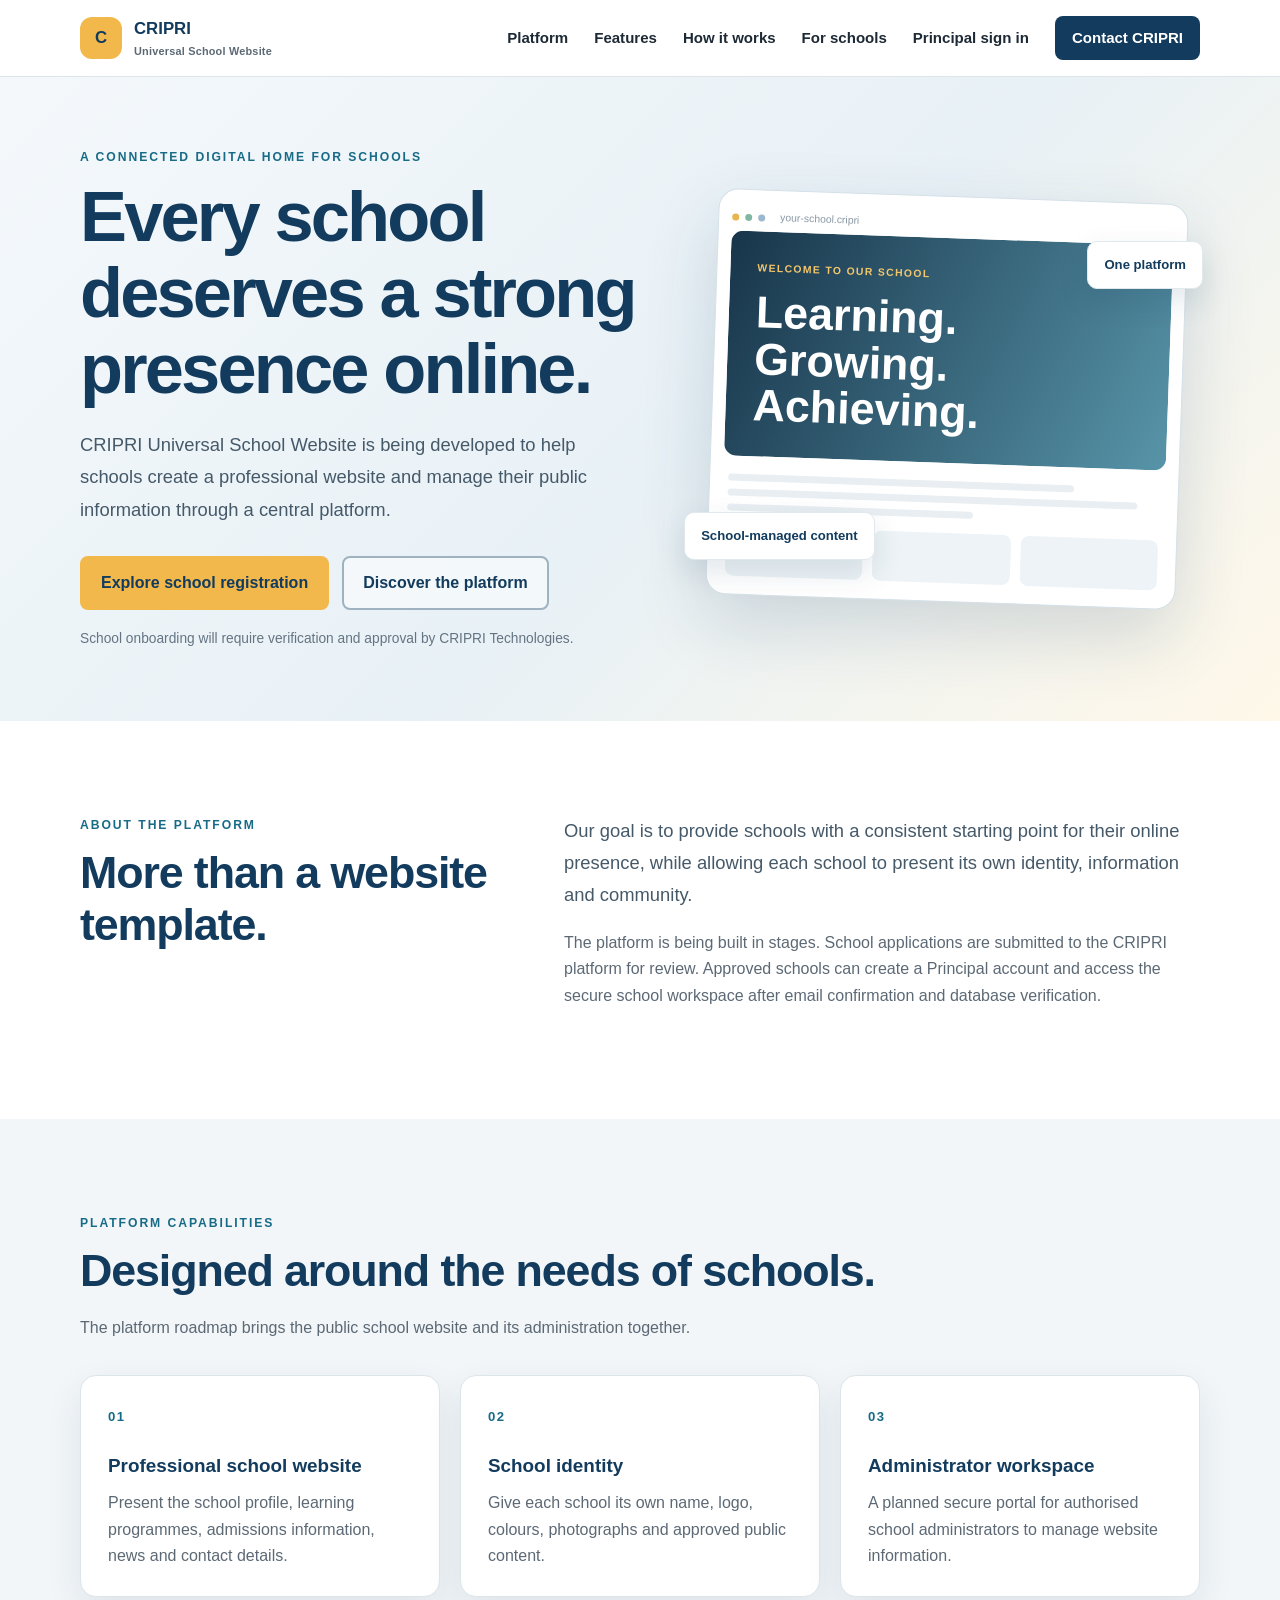
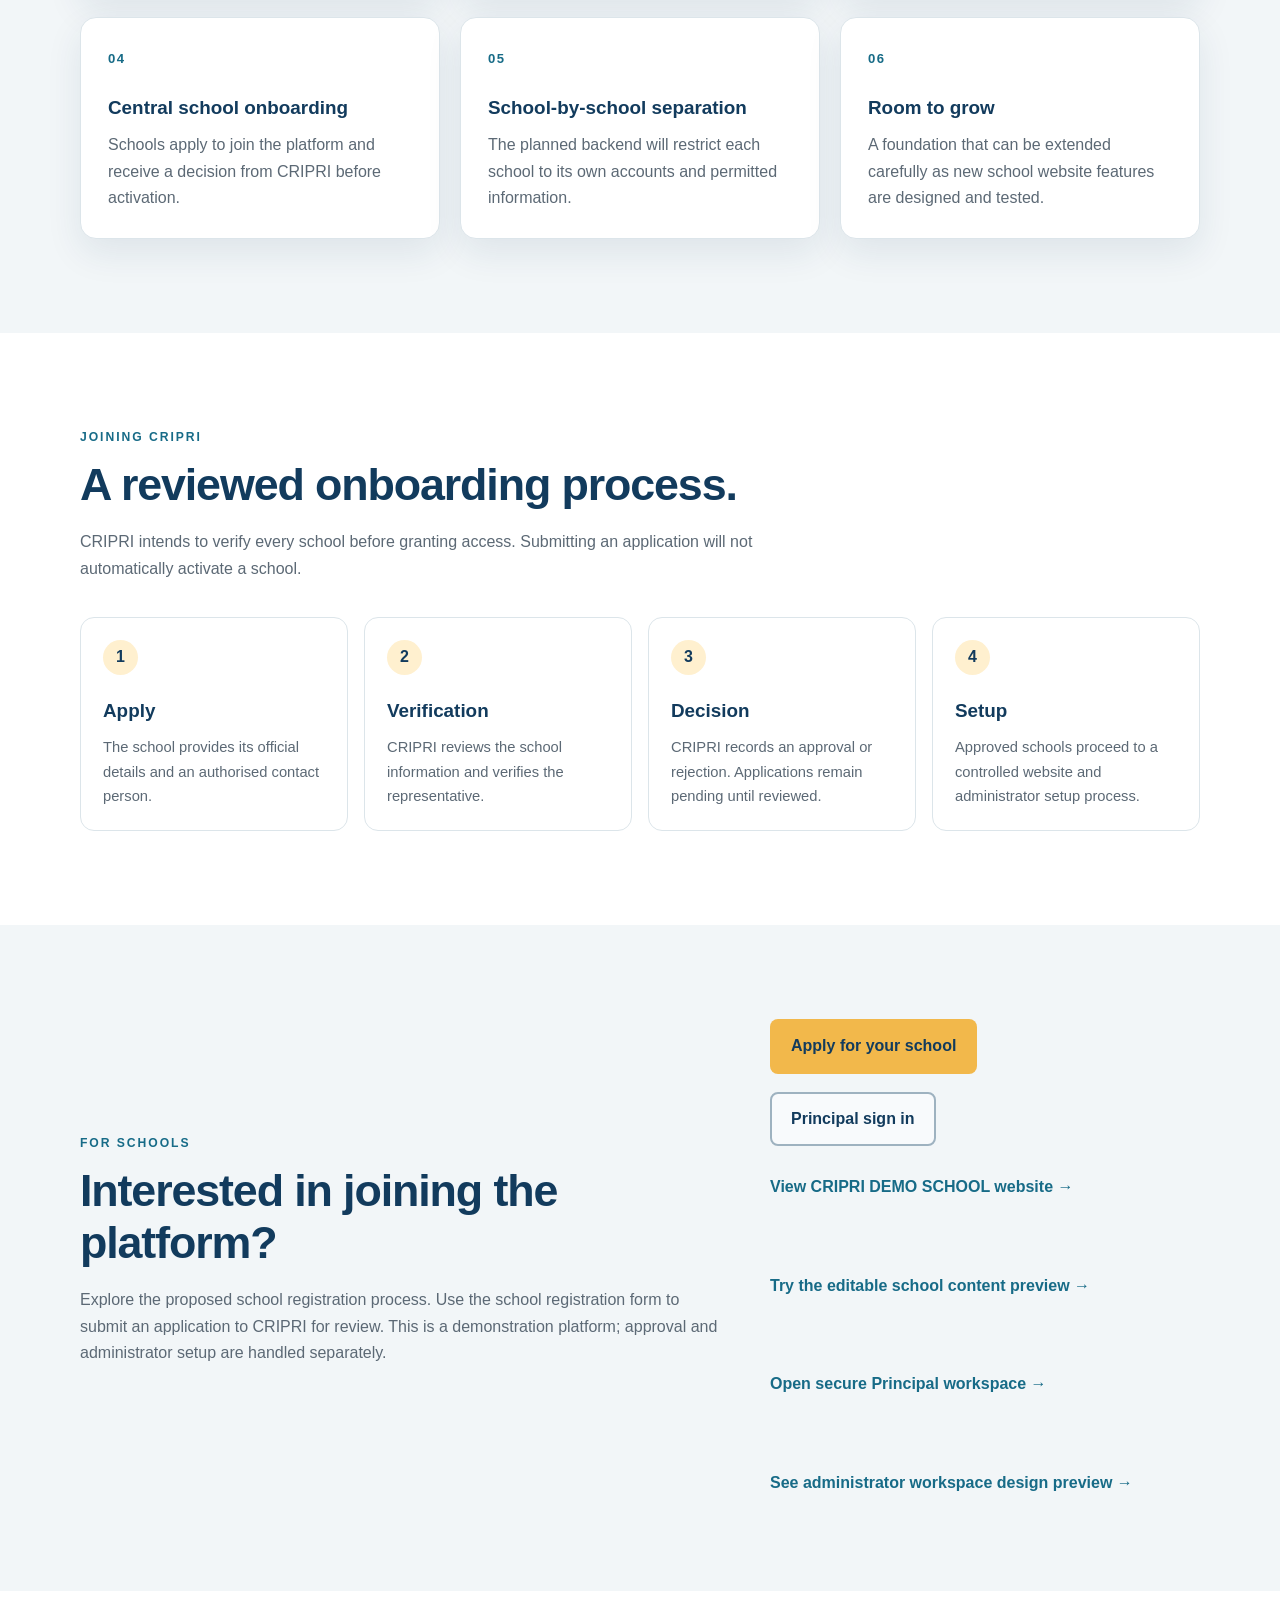
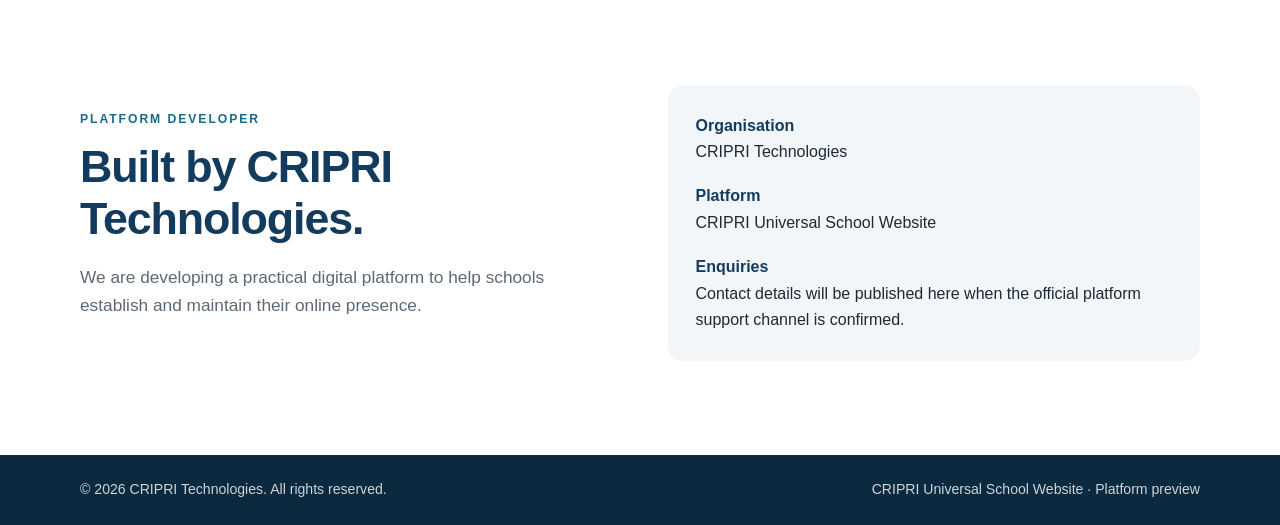
<file: index.html>
<!doctype html>
<html lang="en">
<head>
  <meta charset="utf-8">
  <meta name="viewport" content="width=device-width, initial-scale=1">
  <meta name="description" content="CRIPRI Universal School Website helps schools establish a professional online presence and manage their website through one platform.">
  <meta name="theme-color" content="#123b5d">
  <title>CRIPRI Universal School Website | CRIPRI Technologies</title>
  <link rel="stylesheet" href="style.css">
</head>
<body class="platform-site">
  <a class="skip-link" href="#main">Skip to content</a>
  <header class="site-header">
    <div class="container header-inner">
      <a class="brand" href="#home" aria-label="CRIPRI Universal School Website home">
        <span class="brand-mark">C</span>
        <span>CRIPRI <small class="brand-subtitle">Universal School Website</small></span>
      </a>
      <button class="menu-toggle" type="button" aria-expanded="false" aria-controls="site-nav">Menu</button>
      <nav id="site-nav" class="site-nav" aria-label="Main navigation">
        <a href="#platform">Platform</a><a href="#features">Features</a><a href="#process">How it works</a><a href="#schools">For schools</a><a href="principal-access.html">Principal sign in</a><a class="nav-contact" href="#contact">Contact CRIPRI</a>
      </nav>
    </div>
  </header>

  <main id="main">
    <section class="platform-hero" id="home">
      <div class="container platform-hero-grid">
        <div class="platform-hero-copy">
          <p class="eyebrow">A connected digital home for schools</p>
          <h1>Every school deserves a strong presence online.</h1>
          <p class="platform-lead">CRIPRI Universal School Website is being developed to help schools create a professional website and manage their public information through a central platform.</p>
          <div class="hero-actions">
            <a class="button button-primary" href="school-registration-preview.html">Explore school registration</a>
            <a class="button button-outline-dark" href="#platform">Discover the platform</a>
          </div>
          <p class="platform-note">School onboarding will require verification and approval by CRIPRI Technologies.</p>
        </div>
        <div class="platform-hero-art" aria-label="Illustration of a school website displayed on digital devices">
          <div class="device-window">
            <div class="device-bar"><i></i><i></i><i></i><span>your-school.cripri</span></div>
            <div class="device-banner"><span>WELCOME TO OUR SCHOOL</span><strong>Learning.<br>Growing.<br>Achieving.</strong></div>
            <div class="device-lines"><i></i><i></i><i></i></div>
            <div class="device-cards"><i></i><i></i><i></i></div>
          </div>
          <div class="floating-tag tag-one">One platform</div>
          <div class="floating-tag tag-two">School-managed content</div>
        </div>
      </div>
    </section>

    <section class="section platform-intro" id="platform">
      <div class="container platform-intro-grid">
        <div><p class="eyebrow">About the platform</p><h2>More than a website template.</h2></div>
        <div><p class="platform-lead">Our goal is to provide schools with a consistent starting point for their online presence, while allowing each school to present its own identity, information and community.</p><p class="muted-copy">The platform is being built in stages. School applications are submitted to the CRIPRI platform for review. Approved schools can create a Principal account and access the secure school workspace after email confirmation and database verification.</p></div>
      </div>
    </section>

    <section class="section section-tint" id="features">
      <div class="container">
        <p class="eyebrow">Platform capabilities</p><h2>Designed around the needs of schools.</h2>
        <p class="section-intro">The platform roadmap brings the public school website and its administration together.</p>
        <div class="feature-grid platform-feature-grid">
          <article class="feature-card"><span class="feature-number">01</span><h3>Professional school website</h3><p>Present the school profile, learning programmes, admissions information, news and contact details.</p></article>
          <article class="feature-card"><span class="feature-number">02</span><h3>School identity</h3><p>Give each school its own name, logo, colours, photographs and approved public content.</p></article>
          <article class="feature-card"><span class="feature-number">03</span><h3>Administrator workspace</h3><p>A planned secure portal for authorised school administrators to manage website information.</p></article>
          <article class="feature-card"><span class="feature-number">04</span><h3>Central school onboarding</h3><p>Schools apply to join the platform and receive a decision from CRIPRI before activation.</p></article>
          <article class="feature-card"><span class="feature-number">05</span><h3>School-by-school separation</h3><p>The planned backend will restrict each school to its own accounts and permitted information.</p></article>
          <article class="feature-card"><span class="feature-number">06</span><h3>Room to grow</h3><p>A foundation that can be extended carefully as new school website features are designed and tested.</p></article>
        </div>
      </div>
    </section>

    <section class="section" id="process">
      <div class="container">
        <p class="eyebrow">Joining CRIPRI</p><h2>A reviewed onboarding process.</h2>
        <p class="section-intro">CRIPRI intends to verify every school before granting access. Submitting an application will not automatically activate a school.</p>
        <div class="process-grid">
          <article class="process-step"><span>1</span><h3>Apply</h3><p>The school provides its official details and an authorised contact person.</p></article>
          <article class="process-step"><span>2</span><h3>Verification</h3><p>CRIPRI reviews the school information and verifies the representative.</p></article>
          <article class="process-step"><span>3</span><h3>Decision</h3><p>CRIPRI records an approval or rejection. Applications remain pending until reviewed.</p></article>
          <article class="process-step"><span>4</span><h3>Setup</h3><p>Approved schools proceed to a controlled website and administrator setup process.</p></article>
        </div>
      </div>
    </section>

    <section class="section section-tint" id="schools">
      <div class="container school-callout">
        <div><p class="eyebrow">For schools</p><h2>Interested in joining the platform?</h2><p>Explore the proposed school registration process. Use the school registration form to submit an application to CRIPRI for review. This is a demonstration platform; approval and administrator setup are handled separately.</p></div>
        <div class="callout-actions"><a class="button button-primary" href="school-registration-preview.html">Apply for your school</a><a class="button button-outline-dark" href="principal-access.html">Principal sign in</a><a class="text-link" href="school-replica-demo.html">View CRIPRI DEMO SCHOOL website →</a><br><a class="text-link" href="school-content-manager-preview.html">Try the editable school content preview →</a><br><a class="text-link" href="principal-access.html">Open secure Principal workspace →</a><br><a class="text-link" href="portal-preview.html">See administrator workspace design preview →</a></div>
      </div>
    </section>

    <section class="section contact-section" id="contact">
      <div class="container contact-grid">
        <div><p class="eyebrow">Platform developer</p><h2>Built by CRIPRI Technologies.</h2><p>We are developing a practical digital platform to help schools establish and maintain their online presence.</p></div>
        <div class="contact-details"><p><strong>Organisation</strong><br>CRIPRI Technologies</p><p><strong>Platform</strong><br>CRIPRI Universal School Website</p><p><strong>Enquiries</strong><br>Contact details will be published here when the official platform support channel is confirmed.</p></div>
      </div>
    </section>
  </main>
  <footer class="site-footer"><div class="container footer-inner"><p>© <span id="current-year"></span> CRIPRI Technologies. All rights reserved.</p><p>CRIPRI Universal School Website · Platform preview</p></div></footer>
  <script>
    const year = document.getElementById("current-year");
    if (year) year.textContent = new Date().getFullYear();
    const menuButton = document.querySelector(".menu-toggle");
    const navigation = document.querySelector("#site-nav");
    if (menuButton && navigation) {
      menuButton.addEventListener("click", () => {
        const isOpen = navigation.classList.toggle("is-open");
        menuButton.setAttribute("aria-expanded", String(isOpen));
      });
      navigation.querySelectorAll("a").forEach((link) => link.addEventListener("click", () => {
        navigation.classList.remove("is-open");
        menuButton.setAttribute("aria-expanded", "false");
      }));
    }
  </script>
</body>
</html>
</file>
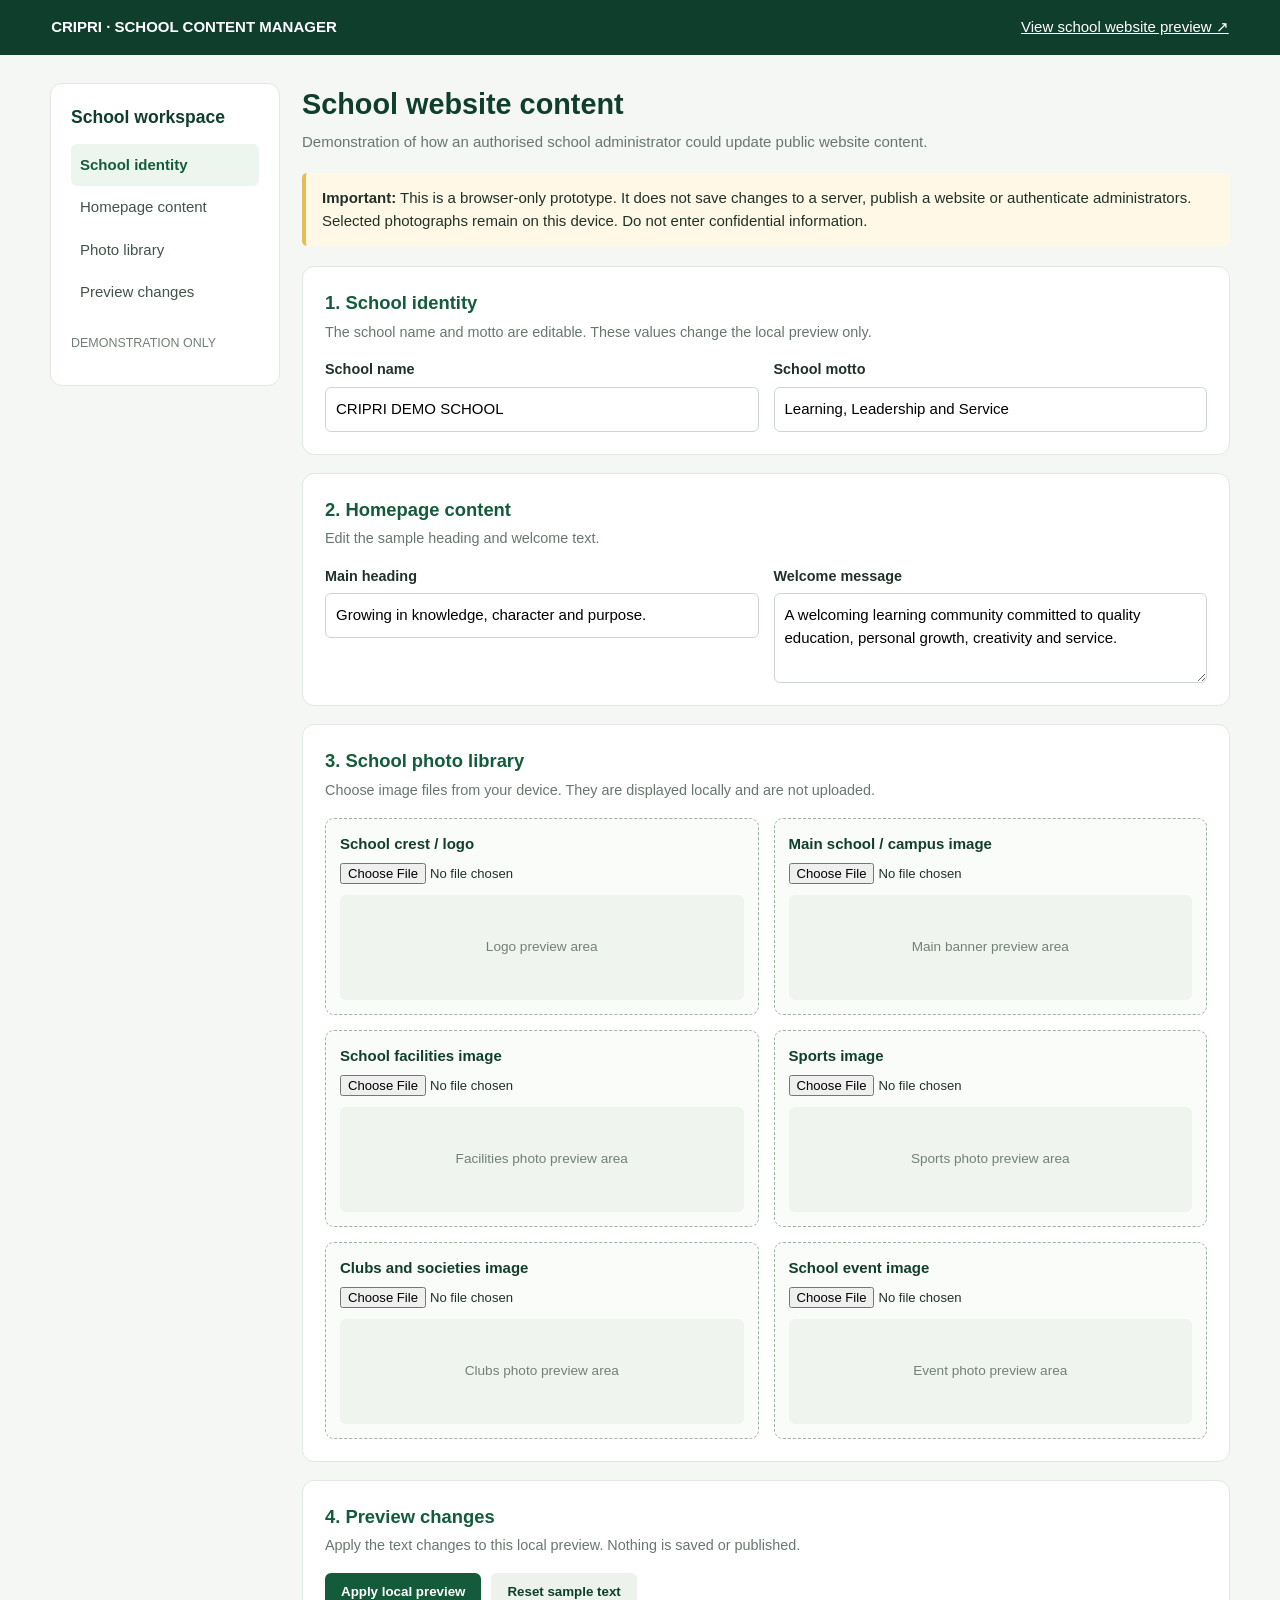
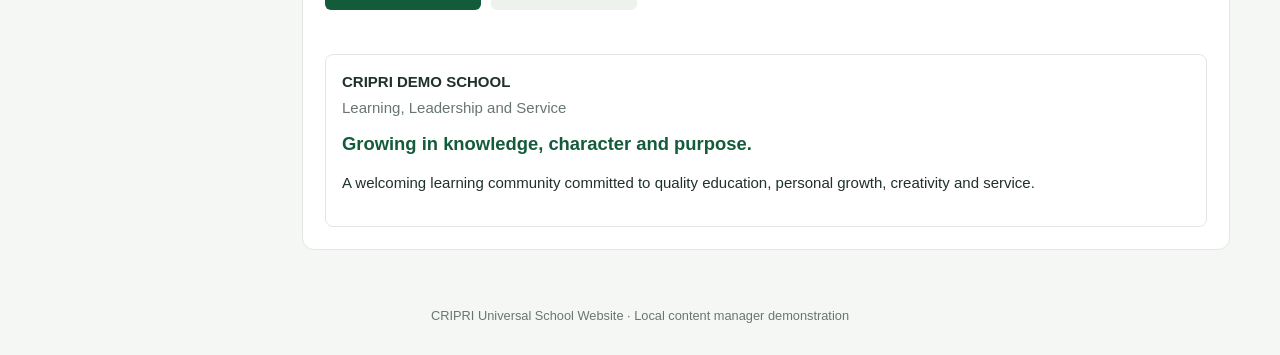
<file: school-content-manager-preview.html>
<!doctype html>
<html lang="en">
<head>
<meta charset="utf-8"><meta name="viewport" content="width=device-width,initial-scale=1">
<meta name="description" content="Local demonstration of the CRIPRI school website content editor.">
<title>School Content Manager Preview | CRIPRI</title>
<style>
:root{--green:#145b3b;--deep:#103e2d;--gold:#e6bd55;--ink:#203128;--muted:#68776e;--line:#e1e8e2;--bg:#f4f7f4}*{box-sizing:border-box}body{margin:0;background:var(--bg);color:var(--ink);font:15px/1.5 Arial,sans-serif}.top{background:var(--deep);color:#fff;padding:16px 4%;display:flex;justify-content:space-between;gap:15px;align-items:center}.top a{color:#fff}.layout{width:min(1180px,94%);margin:28px auto;display:grid;grid-template-columns:230px 1fr;gap:22px}.side,.panel{background:#fff;border:1px solid var(--line);border-radius:12px}.side{padding:20px;height:max-content}.side h3{margin:0 0 14px;color:var(--deep)}.side a{display:block;padding:10px 9px;text-decoration:none;color:#425449;border-radius:6px}.side a.active,.side a:hover{background:#edf5ef;color:var(--green);font-weight:700}.main h1{margin:0;color:var(--deep);font-size:1.8rem}.intro{color:var(--muted);margin:5px 0 20px}.notice{padding:14px 16px;border-left:4px solid var(--gold);background:#fff8e7;border-radius:5px;margin-bottom:20px}.panel{padding:22px;margin-bottom:18px}.panel h2{font-size:1.15rem;margin:0 0 5px;color:var(--green)}.hint{margin:0 0 16px;color:var(--muted);font-size:.9rem}.grid,.upload-list{display:grid;grid-template-columns:repeat(2,minmax(0,1fr));gap:15px}.field{display:flex;flex-direction:column;gap:6px}.field label{font-weight:700;font-size:.9rem}.field input[type=text],.field textarea{width:100%;border:1px solid #ccd8ce;border-radius:6px;padding:10px;font:inherit}.field textarea{min-height:90px;resize:vertical}.upload{border:1px dashed #9bb39f;border-radius:9px;padding:14px;background:#fafcf9}.upload strong{display:block;margin-bottom:7px;color:var(--deep)}.upload input{max-width:100%;font-size:.82rem}.preview{margin-top:10px;min-height:105px;background:#eff4ef;border-radius:6px;display:grid;place-items:center;overflow:hidden;color:#718175;font-size:.85rem;text-align:center;padding:10px}.preview img{display:block;width:100%;height:155px;object-fit:cover}.actions{display:flex;gap:10px;flex-wrap:wrap;margin-top:15px}.btn{border:0;border-radius:6px;padding:11px 16px;font-weight:700;cursor:pointer}.primary{background:var(--green);color:white}.secondary{background:#edf2ed;color:var(--deep)}.status{font-size:.88rem;color:var(--green);min-height:22px;margin-top:10px}.foot{font-size:.8rem;color:var(--muted);text-align:center;padding:10px 0 30px}@media(max-width:760px){.layout{grid-template-columns:1fr}.side{display:none}.grid,.upload-list{grid-template-columns:1fr}.top{align-items:flex-start;flex-direction:column}}
</style>
</head>
<body>
<header class="top"><strong>CRIPRI · SCHOOL CONTENT MANAGER</strong><a href="school-replica-demo.html">View school website preview ↗</a></header>
<div class="layout"><aside class="side"><h3>School workspace</h3><a class="active" href="#identity">School identity</a><a href="#content">Homepage content</a><a href="#photos">Photo library</a><a href="#preview">Preview changes</a><p style="font-size:.78rem;color:#718075;margin-top:20px">DEMONSTRATION ONLY</p></aside>
<main class="main"><h1>School website content</h1><p class="intro">Demonstration of how an authorised school administrator could update public website content.</p>
<div class="notice"><strong>Important:</strong> This is a browser-only prototype. It does not save changes to a server, publish a website or authenticate administrators. Selected photographs remain on this device. Do not enter confidential information.</div>
<section class="panel" id="identity"><h2>1. School identity</h2><p class="hint">The school name and motto are editable. These values change the local preview only.</p><div class="grid"><div class="field"><label for="schoolName">School name</label><input id="schoolName" type="text" value="CRIPRI DEMO SCHOOL"></div><div class="field"><label for="motto">School motto</label><input id="motto" type="text" value="Learning, Leadership and Service"></div></div></section>
<section class="panel" id="content"><h2>2. Homepage content</h2><p class="hint">Edit the sample heading and welcome text.</p><div class="grid"><div class="field"><label for="headline">Main heading</label><input id="headline" type="text" value="Growing in knowledge, character and purpose."></div><div class="field"><label for="welcome">Welcome message</label><textarea id="welcome">A welcoming learning community committed to quality education, personal growth, creativity and service.</textarea></div></div></section>
<section class="panel" id="photos"><h2>3. School photo library</h2><p class="hint">Choose image files from your device. They are displayed locally and are not uploaded.</p><div class="upload-list">
<div class="upload"><strong>School crest / logo</strong><input type="file" accept="image/*" data-preview="crestPreview"><div class="preview" id="crestPreview">Logo preview area</div></div>
<div class="upload"><strong>Main school / campus image</strong><input type="file" accept="image/*" data-preview="heroPreview"><div class="preview" id="heroPreview">Main banner preview area</div></div>
<div class="upload"><strong>School facilities image</strong><input type="file" accept="image/*" data-preview="facilitiesPreview"><div class="preview" id="facilitiesPreview">Facilities photo preview area</div></div>
<div class="upload"><strong>Sports image</strong><input type="file" accept="image/*" data-preview="sportsPreview"><div class="preview" id="sportsPreview">Sports photo preview area</div></div>
<div class="upload"><strong>Clubs and societies image</strong><input type="file" accept="image/*" data-preview="clubsPreview"><div class="preview" id="clubsPreview">Clubs photo preview area</div></div>
<div class="upload"><strong>School event image</strong><input type="file" accept="image/*" data-preview="eventPreview"><div class="preview" id="eventPreview">Event photo preview area</div></div>
</div></section>
<section class="panel" id="preview"><h2>4. Preview changes</h2><p class="hint">Apply the text changes to this local preview. Nothing is saved or published.</p><div class="actions"><button class="btn primary" id="apply" type="button">Apply local preview</button><button class="btn secondary" id="reset" type="button">Reset sample text</button></div><div class="status" id="status" aria-live="polite"></div><div style="border:1px solid var(--line);padding:16px;border-radius:8px;margin-top:12px"><strong id="previewName">CRIPRI DEMO SCHOOL</strong><div id="previewMotto" style="color:#68776e;margin:4px 0 10px">Learning, Leadership and Service</div><h2 id="previewHeadline">Growing in knowledge, character and purpose.</h2><p id="previewWelcome">A welcoming learning community committed to quality education, personal growth, creativity and service.</p></div></section>
</main></div><div class="foot">CRIPRI Universal School Website · Local content manager demonstration</div>
<script>
document.querySelectorAll('input[type=file][data-preview]').forEach(input=>input.addEventListener('change',()=>{const target=document.getElementById(input.dataset.preview),file=input.files&&input.files[0];if(!file)return;if(!file.type.startsWith('image/')){target.textContent='Please choose an image file.';return;}const reader=new FileReader();reader.onload=()=>{target.replaceChildren();const img=document.createElement('img');img.src=reader.result;img.alt='Selected local image preview';target.appendChild(img);};reader.readAsDataURL(file);}));
document.getElementById('apply').addEventListener('click',()=>{document.getElementById('previewName').textContent=document.getElementById('schoolName').value;document.getElementById('previewMotto').textContent=document.getElementById('motto').value;document.getElementById('previewHeadline').textContent=document.getElementById('headline').value;document.getElementById('previewWelcome').textContent=document.getElementById('welcome').value;document.getElementById('status').textContent='Local preview updated. Changes have not been saved or published.';});
document.getElementById('reset').addEventListener('click',()=>location.reload());
</script></body></html>
</file>
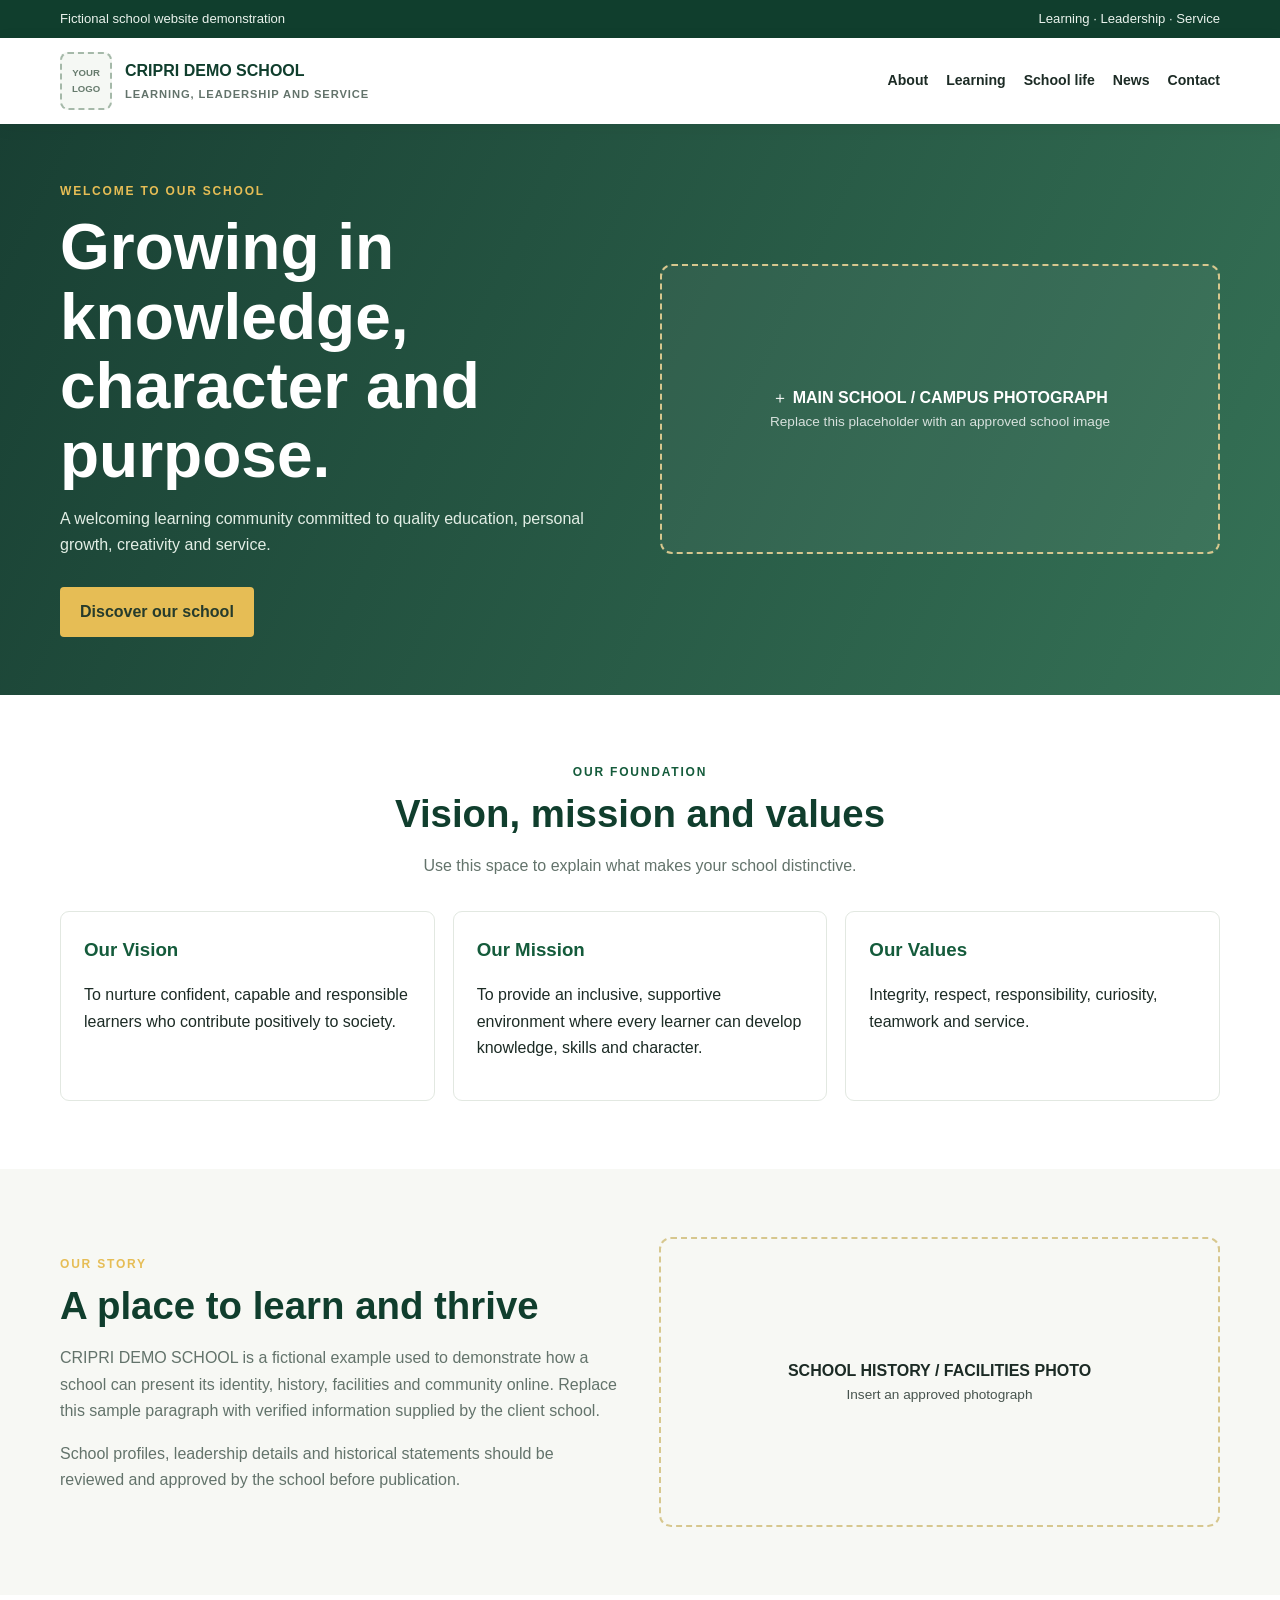
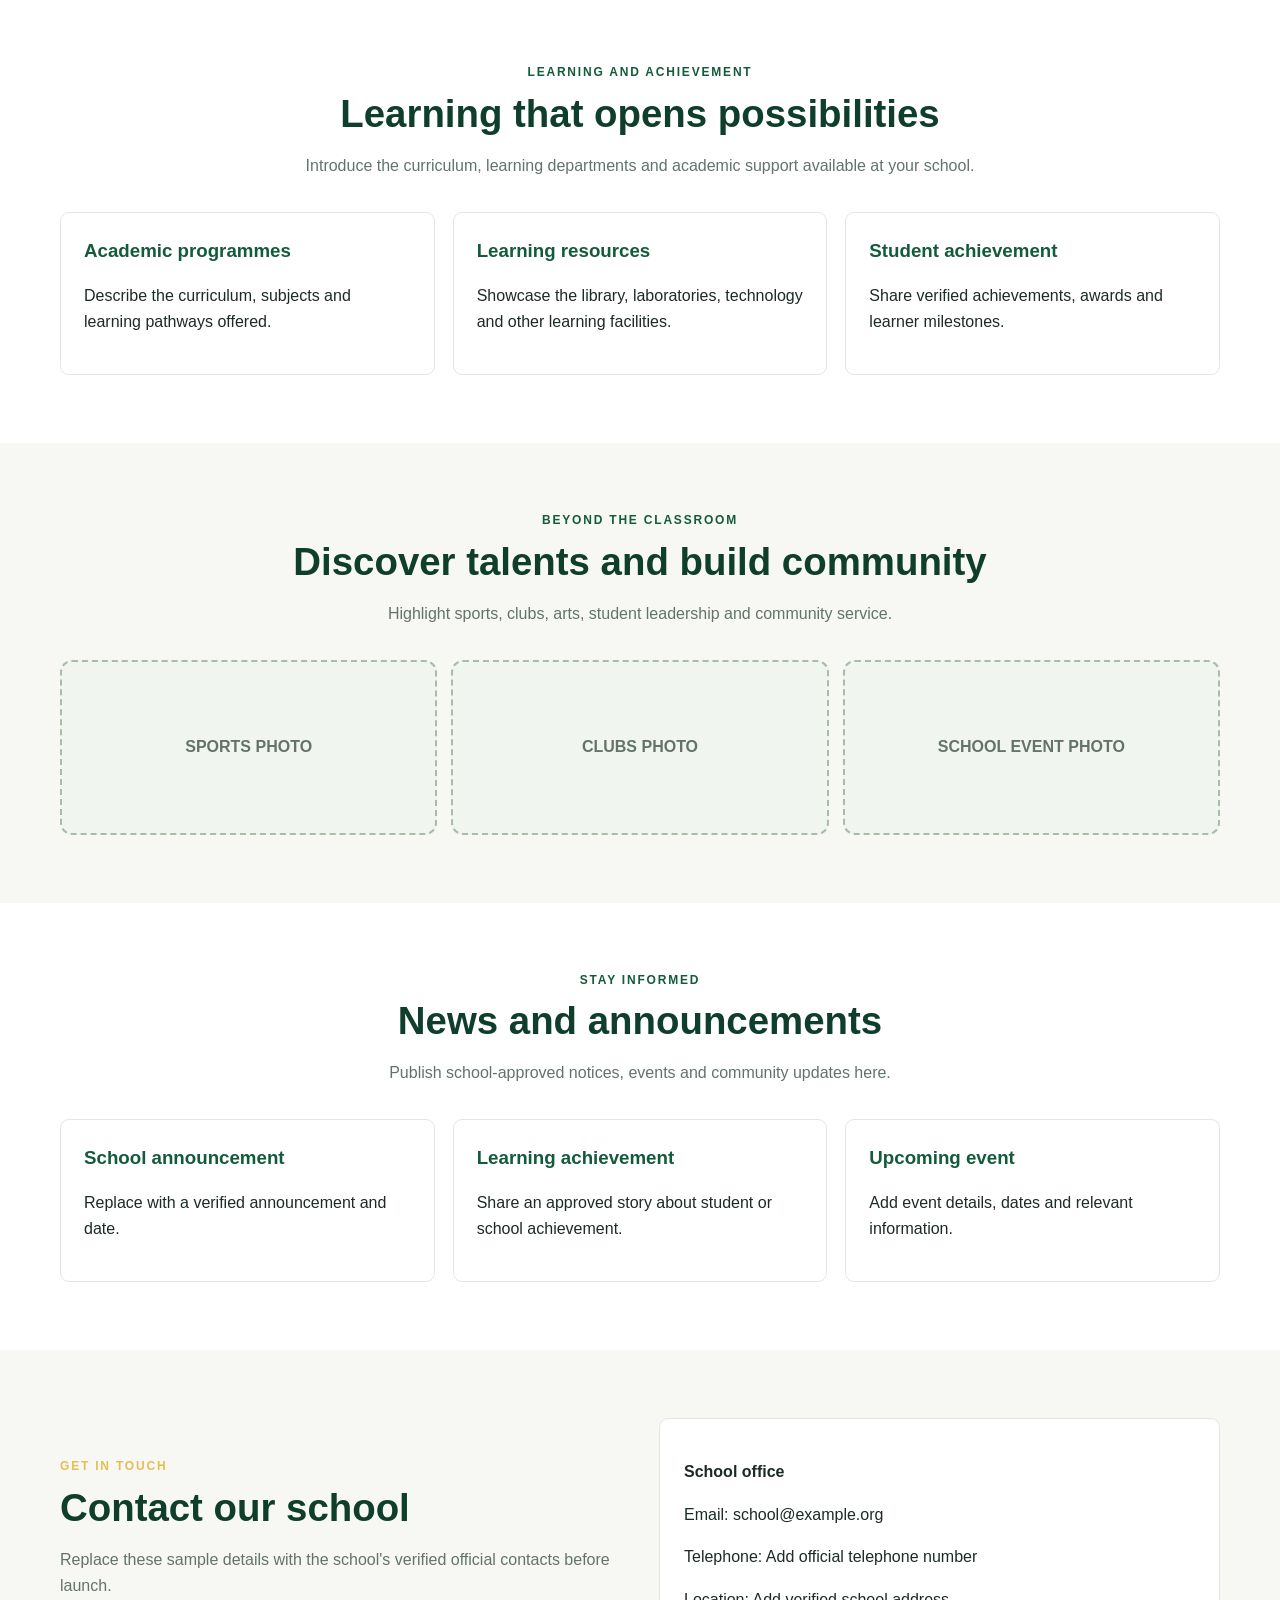
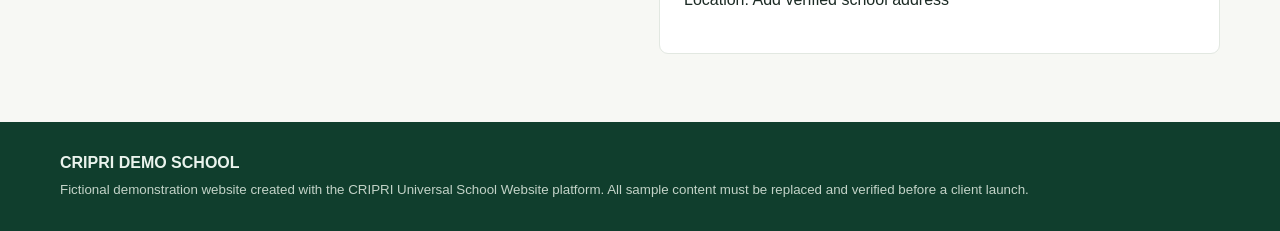
<file: school-replica-demo.html>
<!doctype html>
<html lang="en">
<head>
<meta charset="utf-8"><meta name="viewport" content="width=device-width,initial-scale=1">
<meta name="description" content="A fictional school website demonstration created with the CRIPRI Universal School Website platform.">
<meta name="theme-color" content="#145b3b">
<title>CRIPRI DEMO SCHOOL | School Website Demonstration</title>
<style>
:root{--green:#145b3b;--deep:#103e2d;--gold:#e6bd55;--ink:#1c2b25;--muted:#63736b;--paper:#f7f8f4;--line:#e2e8e1}*{box-sizing:border-box}html{scroll-behavior:smooth}body{margin:0;color:var(--ink);font:16px/1.65 Arial,sans-serif}a{color:inherit}.wrap{width:min(1160px,92%);margin:auto}.topbar{background:var(--deep);color:#eaf3ed;font-size:.82rem}.topbar .wrap{display:flex;justify-content:space-between;gap:12px;padding:8px 0}.header{background:#fff;position:sticky;top:0;z-index:5;box-shadow:0 3px 16px #102b1c12}.head{display:flex;align-items:center;justify-content:space-between;gap:20px;padding:14px 0}.identity{display:flex;align-items:center;gap:13px;text-decoration:none;font-weight:800;color:var(--deep)}.crest{width:52px;height:58px;border:2px dashed #a5b9a9;border-radius:8px;display:grid;place-items:center;text-align:center;font-size:.6rem;color:#667b6d;background:#f5f8f4}.identity small{display:block;font-size:.7rem;color:var(--muted);letter-spacing:.08em;text-transform:uppercase}.nav{display:flex;gap:18px;flex-wrap:wrap}.nav a{text-decoration:none;font-size:.88rem;font-weight:700}.menu{display:none;background:var(--green);color:white;border:0;padding:10px;border-radius:4px}.hero{background:linear-gradient(115deg,#0c3528f2,#155b3bdc);color:white}.hero-grid{display:grid;grid-template-columns:1fr 1fr;gap:40px;align-items:center;padding:58px 0}.eyebrow{color:var(--gold);font-size:.75rem;letter-spacing:.15em;text-transform:uppercase;font-weight:800}.hero h1{font-size:clamp(2.3rem,5vw,4rem);line-height:1.08;margin:12px 0}.hero p{color:#e2eee5}.btn{display:inline-block;margin-top:12px;padding:12px 20px;background:var(--gold);color:#263b2c;text-decoration:none;font-weight:800;border-radius:4px}.photo{min-height:290px;border:2px dashed #d7c78e;border-radius:12px;background:#ffffff0d;display:grid;place-items:center;text-align:center;padding:25px;color:inherit}.photo span{display:block;font-size:.85rem;opacity:.8}.section{padding:68px 0}.tint{background:var(--paper)}.section-head{text-align:center;max-width:720px;margin:0 auto 32px}.section-head .eyebrow{color:var(--green)}h2{font-size:clamp(1.8rem,3vw,2.5rem);line-height:1.2;margin:8px 0 12px;color:var(--deep)}.muted{color:var(--muted)}.cards{display:grid;grid-template-columns:repeat(3,1fr);gap:18px}.card{padding:23px;background:white;border:1px solid var(--line);border-radius:9px}.card h3{margin:0 0 8px;color:var(--green)}.split{display:grid;grid-template-columns:1fr 1fr;gap:38px;align-items:center}.gallery{display:grid;grid-template-columns:repeat(3,1fr);gap:14px}.gallery .photo{min-height:175px;background:#f1f5f0;color:var(--muted);border-color:#a9bba9}.contact{background:#fff;border:1px solid var(--line);border-radius:9px;padding:24px}.footer{background:var(--deep);color:#eaf3ed;padding:28px 0}.footer small{color:#c3d3c8}.demo-note{font-size:.85rem;color:var(--muted);text-align:center;margin-top:24px}
@media(max-width:780px){.hero-grid,.split{grid-template-columns:1fr}.cards,.gallery{grid-template-columns:repeat(2,1fr)}.menu{display:block}.head{position:relative}.nav{display:none;position:absolute;top:100%;left:0;right:0;background:white;padding:18px;box-shadow:0 8px 12px #0001}.nav.open{display:grid}.hero-grid{padding:42px 0}}
@media(max-width:520px){.cards,.gallery{grid-template-columns:1fr}.section{padding:48px 0}.topbar .wrap{display:block}}
</style>
</head>
<body>
<div class="topbar"><div class="wrap"><span>Fictional school website demonstration</span><span>Learning · Leadership · Service</span></div></div>
<header class="header"><div class="wrap head"><a class="identity" href="#home"><span class="crest">YOUR<br>LOGO</span><span id="schoolBrand">CRIPRI DEMO SCHOOL<small id="brandMotto">Learning, Leadership and Service</small></span></a><button class="menu" aria-expanded="false" aria-controls="nav">Menu</button><nav class="nav" id="nav"><a href="#about">About</a><a href="#learning">Learning</a><a href="#life">School life</a><a href="#news">News</a><a href="#contact">Contact</a></nav></div></header>
<main id="home">
<section class="hero"><div class="wrap hero-grid"><div><div class="eyebrow">Welcome to our school</div><h1>Growing in knowledge, character and purpose.</h1><p>A welcoming learning community committed to quality education, personal growth, creativity and service.</p><a class="btn" href="#about">Discover our school</a></div><div class="photo"><div>＋<strong> MAIN SCHOOL / CAMPUS PHOTOGRAPH</strong><span>Replace this placeholder with an approved school image</span></div></div></div></section>
<section class="section" id="about"><div class="wrap"><div class="section-head"><div class="eyebrow">Our foundation</div><h2>Vision, mission and values</h2><p class="muted">Use this space to explain what makes your school distinctive.</p></div><div class="cards"><article class="card"><h3>Our Vision</h3><p>To nurture confident, capable and responsible learners who contribute positively to society.</p></article><article class="card"><h3>Our Mission</h3><p>To provide an inclusive, supportive environment where every learner can develop knowledge, skills and character.</p></article><article class="card"><h3>Our Values</h3><p>Integrity, respect, responsibility, curiosity, teamwork and service.</p></article></div></div></section>
<section class="section tint"><div class="wrap split"><div><div class="eyebrow">Our story</div><h2>A place to learn and thrive</h2><p class="muted">CRIPRI DEMO SCHOOL is a fictional example used to demonstrate how a school can present its identity, history, facilities and community online. Replace this sample paragraph with verified information supplied by the client school.</p><p class="muted">School profiles, leadership details and historical statements should be reviewed and approved by the school before publication.</p></div><div class="photo"><div><strong>SCHOOL HISTORY / FACILITIES PHOTO</strong><span>Insert an approved photograph</span></div></div></div></section>
<section class="section" id="learning"><div class="wrap"><div class="section-head"><div class="eyebrow">Learning and achievement</div><h2>Learning that opens possibilities</h2><p class="muted">Introduce the curriculum, learning departments and academic support available at your school.</p></div><div class="cards"><article class="card"><h3>Academic programmes</h3><p>Describe the curriculum, subjects and learning pathways offered.</p></article><article class="card"><h3>Learning resources</h3><p>Showcase the library, laboratories, technology and other learning facilities.</p></article><article class="card"><h3>Student achievement</h3><p>Share verified achievements, awards and learner milestones.</p></article></div></div></section>
<section class="section tint" id="life"><div class="wrap"><div class="section-head"><div class="eyebrow">Beyond the classroom</div><h2>Discover talents and build community</h2><p class="muted">Highlight sports, clubs, arts, student leadership and community service.</p></div><div class="gallery"><div class="photo"><strong>SPORTS PHOTO</strong></div><div class="photo"><strong>CLUBS PHOTO</strong></div><div class="photo"><strong>SCHOOL EVENT PHOTO</strong></div></div></div></section>
<section class="section" id="news"><div class="wrap"><div class="section-head"><div class="eyebrow">Stay informed</div><h2>News and announcements</h2><p class="muted">Publish school-approved notices, events and community updates here.</p></div><div class="cards"><article class="card"><h3>School announcement</h3><p>Replace with a verified announcement and date.</p></article><article class="card"><h3>Learning achievement</h3><p>Share an approved story about student or school achievement.</p></article><article class="card"><h3>Upcoming event</h3><p>Add event details, dates and relevant information.</p></article></div></div></section>
<section class="section tint" id="contact"><div class="wrap split"><div><div class="eyebrow">Get in touch</div><h2>Contact our school</h2><p class="muted">Replace these sample details with the school's verified official contacts before launch.</p></div><div class="contact"><p><strong>School office</strong></p><p>Email: school@example.org</p><p>Telephone: Add official telephone number</p><p>Location: Add verified school address</p></div></div></section>
</main>
<footer class="footer"><div class="wrap"><strong>CRIPRI DEMO SCHOOL</strong><br><small>Fictional demonstration website created with the CRIPRI Universal School Website platform. All sample content must be replaced and verified before a client launch.</small></div></footer>
<script>
const menu=document.querySelector('.menu'),nav=document.querySelector('#nav');menu.addEventListener('click',()=>{const open=nav.classList.toggle('open');menu.setAttribute('aria-expanded',String(open));});nav.querySelectorAll('a').forEach(a=>a.addEventListener('click',()=>{nav.classList.remove('open');menu.setAttribute('aria-expanded','false');}));
</script>
</body></html>
</file>
<file: style.css>
/* CRIPRI Universal School Website — reusable starter theme.
   Change colours here to match each school's identity. */
:root {
  --navy: #123b5d;
  --blue: #176b87;
  --gold: #f2b84b;
  --ink: #1d2935;
  --muted: #5c6975;
  --paper: #ffffff;
  --soft: #f2f6f8;
  --line: #dce5ea;
  --radius: 16px;
  --shadow: 0 14px 36px rgba(18, 59, 93, .09);
}
* { box-sizing: border-box; }
html { scroll-behavior: smooth; }
body { margin: 0; color: var(--ink); background: var(--paper); font-family: Arial, Helvetica, sans-serif; line-height: 1.65; }
a { color: var(--blue); }
a:focus-visible, button:focus-visible { outline: 3px solid var(--gold); outline-offset: 3px; }
.container { width: min(1120px, calc(100% - 40px)); margin-inline: auto; }
.skip-link { position: absolute; left: -9999px; top: 8px; background: white; padding: 10px; z-index: 20; }
.skip-link:focus { left: 8px; }
.site-header { position: sticky; top: 0; z-index: 10; background: rgba(255,255,255,.97); border-bottom: 1px solid var(--line); }
.header-inner, .brand, .site-nav, .footer-inner { display: flex; align-items: center; }
.header-inner { min-height: 76px; justify-content: space-between; gap: 24px; }
.brand { gap: 12px; color: var(--navy); font-size: 1.05rem; font-weight: 800; text-decoration: none; }
.brand-mark { display: grid; place-items: center; width: 42px; height: 42px; border-radius: 12px; color: var(--navy); background: var(--gold); }
.brand-logo { display: block; width: 46px; height: 46px; object-fit: contain; }
.brand-logo[hidden], .brand-mark[hidden] { display: none; }
.site-nav { gap: 26px; }
.site-nav a { color: var(--ink); font-size: .94rem; font-weight: 700; text-decoration: none; }
.site-nav a:hover, .text-link:hover { color: var(--blue); }
.site-nav .nav-contact { padding: 10px 17px; color: white; background: var(--navy); border-radius: 8px; }
.menu-toggle { display: none; padding: 9px 13px; border: 1px solid var(--line); border-radius: 8px; background: white; color: var(--navy); font-weight: 700; }
.hero { color: white; background: linear-gradient(115deg, rgba(10,39,63,.96), rgba(18,59,93,.82)), linear-gradient(45deg, #176b87, #123b5d); }
.hero-content { padding-block: clamp(76px, 12vw, 145px); max-width: 1120px; }
.eyebrow { margin: 0 0 12px; color: var(--blue); font-size: .76rem; font-weight: 800; letter-spacing: .16em; text-transform: uppercase; }
.hero .eyebrow { color: var(--gold); }
h1, h2, h3, p { margin-top: 0; }
h1 { max-width: 760px; margin-bottom: 20px; font-size: clamp(2.5rem, 6vw, 4.7rem); line-height: 1.08; letter-spacing: -.04em; }
h2 { margin-bottom: 18px; color: var(--navy); font-size: clamp(1.9rem, 4vw, 2.8rem); line-height: 1.16; letter-spacing: -.025em; }
h3 { margin-bottom: 9px; color: var(--navy); font-size: 1.18rem; }
.hero-copy { max-width: 620px; color: rgba(255,255,255,.84); font-size: 1.15rem; }
.hero-actions { display: flex; flex-wrap: wrap; gap: 13px; margin-top: 30px; }
.button { display: inline-block; padding: 12px 19px; border: 2px solid transparent; border-radius: 8px; font-weight: 800; text-decoration: none; transition: transform .18s ease, background .18s ease; }
.button:hover { transform: translateY(-2px); }
.button-primary { color: var(--navy); background: var(--gold); }
.button-outline { color: white; border-color: rgba(255,255,255,.55); }
.button-light { color: var(--navy); background: white; }
.section { padding-block: clamp(62px, 8vw, 94px); }
.welcome-grid, .split-layout, .contact-grid, .admissions-inner { display: grid; grid-template-columns: 1fr 1fr; gap: 55px; align-items: center; }
.welcome-grid > p, .split-layout > div:first-child > p:not(.eyebrow), .contact-grid > div:first-child > p:not(.eyebrow) { color: var(--muted); font-size: 1.08rem; }
.highlights { background: #fff; }
.feature-grid, .simple-grid { display: grid; grid-template-columns: repeat(3, 1fr); gap: 20px; margin-top: 34px; }
.feature-card { padding: 27px; border: 1px solid var(--line); border-radius: var(--radius); background: white; box-shadow: var(--shadow); }
.feature-number { display: inline-block; margin-bottom: 22px; color: var(--blue); font-size: .82rem; font-weight: 900; letter-spacing: .12em; }
.feature-card p, .simple-grid p, .info-panel p, .notice-card p { margin-bottom: 0; color: var(--muted); }
.section-tint { background: var(--soft); }
.info-panel { padding: 34px; border-radius: var(--radius); background: white; box-shadow: var(--shadow); }
.panel-icon { display: inline-grid; place-items: center; width: 45px; height: 45px; margin-bottom: 18px; border-radius: 50%; color: var(--navy); background: #fff0cf; font-size: 1.3rem; }
.text-link { display: inline-block; margin-top: 10px; font-weight: 800; text-decoration: none; }
.section-intro { max-width: 680px; color: var(--muted); }
.simple-grid > div { padding-top: 18px; border-top: 3px solid var(--gold); }
.admissions { color: white; background: var(--navy); }
.admissions h2 { color: white; }
.admissions p:not(.eyebrow) { max-width: 620px; color: rgba(255,255,255,.8); }
.admissions .eyebrow { color: var(--gold); }
.admissions-inner { grid-template-columns: 1.5fr auto; }
.notice-card { max-width: 650px; margin-top: 28px; padding: 28px; border: 1px solid var(--line); border-radius: var(--radius); background: white; }
.notice-label { display: inline-block; margin-bottom: 12px; color: var(--blue); font-size: .76rem; font-weight: 800; letter-spacing: .1em; text-transform: uppercase; }
.contact-details { padding: 28px; border-radius: var(--radius); background: var(--soft); }
.contact-details p { margin-bottom: 18px; }
.contact-details p:last-child { margin-bottom: 0; }
.contact-details strong { color: var(--navy); }
.site-footer { padding-block: 23px; color: rgba(255,255,255,.8); background: #0b293f; font-size: .88rem; }
.footer-inner { justify-content: space-between; gap: 15px; flex-wrap: wrap; }
.footer-inner p { margin: 0; }
.footer-inner a { color: var(--gold); }
@media (max-width: 760px) {
  .header-inner { min-height: 68px; flex-wrap: wrap; padding-block: 10px; }
  .menu-toggle { display: block; }
  .site-nav { display: none; width: 100%; align-items: stretch; flex-direction: column; gap: 0; padding-bottom: 8px; }
  .site-nav.is-open { display: flex; }
  .site-nav a { padding: 11px 4px; }
  .site-nav .nav-contact { margin-top: 5px; padding-inline: 13px; }
  .welcome-grid, .split-layout, .contact-grid, .admissions-inner { grid-template-columns: 1fr; gap: 25px; }
  .feature-grid, .simple-grid { grid-template-columns: 1fr; }
  .hero-content { padding-block: 78px; }
  .footer-inner { align-items: flex-start; flex-direction: column; }
}
@media (prefers-reduced-motion: reduce) {
  *, *::before, *::after { scroll-behavior: auto !important; transition-duration: .01ms !important; }
}
/* School photography gallery */
.school-life { background:#fff; }
.photo-grid { display:grid; grid-template-columns:repeat(3,minmax(0,1fr)); gap:20px; margin-top:30px; }
.photo-card { overflow:hidden; margin:0; border:1px solid var(--line); border-radius:var(--radius); background:#fff; box-shadow:var(--shadow); }
.photo-card img { display:block; width:100%; height:230px; object-fit:cover; }
.photo-card figcaption { display:flex; flex-direction:column; gap:3px; padding:17px 18px 19px; }
.photo-card figcaption strong { color:var(--navy); }
.photo-card figcaption span,.photo-credit { color:var(--muted); font-size:.84rem; }
.photo-credit { margin:18px 0 0; }
.photo-credit a { color:var(--blue); }
@media(max-width:760px) { .photo-grid { grid-template-columns:1fr; } .photo-card img { height:220px; } }


/* CRIPRI platform landing page */
.brand { align-items:center; }
.brand-subtitle { display:block; margin-top:1px; color:var(--muted); font-size:.68rem; font-weight:700; letter-spacing:.02em; }
.platform-hero { overflow:hidden; color:var(--ink); background:linear-gradient(135deg,#f4f8fb 0%,#e8f1f6 55%,#fff8e9 100%); }
.platform-hero-grid { display:grid; grid-template-columns:1.05fr .95fr; align-items:center; gap:55px; min-height:590px; padding-block:70px; }
.platform-hero-copy h1 { max-width:700px; margin-bottom:22px; color:var(--navy); font-size:clamp(2.7rem,5.5vw,4.5rem); }
.platform-lead { max-width:660px; color:#455969; font-size:1.15rem; line-height:1.75; }
.platform-note { margin:18px 0 0; color:#647482; font-size:.86rem; }
.button-outline-dark { color:var(--navy); border-color:#9eb2c0; background:rgba(255,255,255,.45); }
.platform-hero-art { position:relative; display:grid; place-items:center; min-height:390px; }
.device-window { width:min(100%,470px); overflow:hidden; padding:13px; border:1px solid #d4e0e8; border-radius:20px; background:#fff; box-shadow:0 28px 70px rgba(18,59,93,.16); transform:rotate(2deg); }
.device-bar { display:flex; align-items:center; gap:6px; height:28px; color:#8998a4; font-size:.65rem; }
.device-bar i { width:7px; height:7px; border-radius:50%; background:#e7b64e; }
.device-bar i:nth-child(2) { background:#80b7a1; }.device-bar i:nth-child(3) { background:#9cb7d0; }
.device-bar span { margin-left:9px; }
.device-banner { display:flex; flex-direction:column; justify-content:center; min-height:225px; padding:27px; border-radius:12px; color:#fff; background:linear-gradient(115deg,rgba(9,40,63,.94),rgba(23,107,135,.72)),url('https://images.unsplash.com/photo-1509062522246-3755977927d7?auto=format&fit=crop&w=1100&q=80') center/cover; }
.device-banner span { margin-bottom:12px; color:#f4c66c; font-size:.65rem; font-weight:800; letter-spacing:.13em; }
.device-banner strong { font-size:clamp(1.8rem,4vw,2.8rem); line-height:1.04; }
.device-lines { display:grid; gap:8px; padding:18px 5px 15px; }
.device-lines i { display:block; width:80%; height:7px; border-radius:8px; background:#e8eef2; }.device-lines i:nth-child(2){width:95%}.device-lines i:nth-child(3){width:57%}
.device-cards { display:grid; grid-template-columns:repeat(3,1fr); gap:10px; padding:0 5px 5px; }
.device-cards i { height:50px; border-radius:8px; background:#edf3f6; }
.floating-tag { position:absolute; padding:12px 16px; border:1px solid #e2e9ed; border-radius:10px; color:var(--navy); background:#fff; box-shadow:0 12px 30px rgba(18,59,93,.12); font-size:.82rem; font-weight:800; }
.tag-one { top:45px; right:-3px; }.tag-two { bottom:42px; left:-10px; }
.platform-intro-grid { display:grid; grid-template-columns:.8fr 1.2fr; gap:60px; align-items:start; }
.platform-intro-grid h2 { max-width:420px; }
.muted-copy { color:var(--muted); }
.platform-feature-grid { grid-template-columns:repeat(3,minmax(0,1fr)); }
.process-grid { display:grid; grid-template-columns:repeat(4,minmax(0,1fr)); gap:16px; margin-top:35px; }
.process-step { padding:22px; border:1px solid var(--line); border-radius:14px; background:#fff; }
.process-step > span { display:grid; place-items:center; width:35px; height:35px; margin-bottom:20px; border-radius:50%; color:var(--navy); background:#fff0cf; font-weight:900; }
.process-step p { margin:0; color:var(--muted); font-size:.92rem; }
.school-callout { display:grid; grid-template-columns:1.2fr .8fr; align-items:center; gap:45px; }
.school-callout p:not(.eyebrow) { max-width:650px; color:var(--muted); }
.callout-actions { display:flex; flex-direction:column; align-items:flex-start; gap:18px; }
@media(max-width:850px) {
  .platform-hero-grid { grid-template-columns:1fr; gap:20px; padding-block:65px; }
  .platform-hero-art { min-height:350px; }
  .platform-intro-grid,.school-callout { grid-template-columns:1fr; gap:22px; }
  .process-grid { grid-template-columns:repeat(2,minmax(0,1fr)); }
}
@media(max-width:760px) {
  .platform-feature-grid { grid-template-columns:1fr; }
  .platform-hero-copy h1 { font-size:clamp(2.55rem,12vw,3.6rem); }
  .platform-hero-art { min-height:300px; }
  .device-window { width:92%; }
  .tag-one { right:0; }.tag-two { left:0; }
}
@media(max-width:480px) { .process-grid { grid-template-columns:1fr; }.floating-tag { font-size:.72rem; padding:9px 11px; } }
</file>
